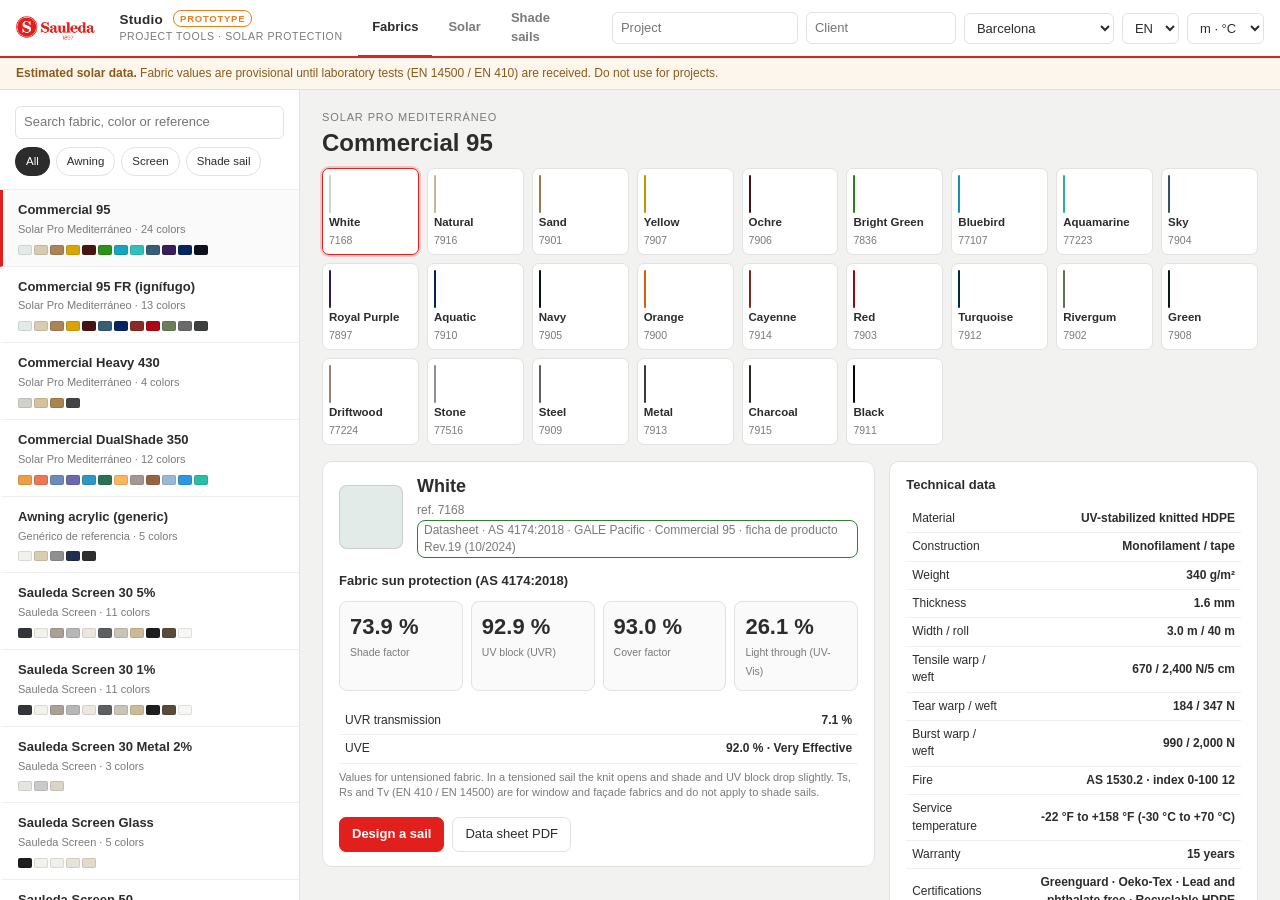
<file: index.html>
<!doctype html>
<html lang="es">
<head>
<meta charset="utf-8">
<meta name="viewport" content="width=device-width, initial-scale=1">
<title>Sauleda Studio</title>
<link rel="icon" href="assets/logo-s.png">
<link rel="stylesheet" href="css/base.css">
<link rel="stylesheet" href="css/tejidos.css">
<link rel="stylesheet" href="css/solar.css">
<link rel="stylesheet" href="css/velas.css">
<script type="importmap">
{ "imports": {
  "three": "https://cdn.jsdelivr.net/npm/three@0.169.0/build/three.module.js",
  "three/addons/": "https://cdn.jsdelivr.net/npm/three@0.169.0/examples/jsm/"
} }
</script>
</head>
<body>
<header class="shell">
  <a class="brand" href="#/tejidos">
    <img src="assets/logo-sauleda.png" alt="Sauleda">
    <span class="sep"></span>
    <span class="app"><b>Studio <em class="badge" data-i18n="badge">prototipo</em></b><span data-i18n="tagline"></span></span>
  </a>
  <nav class="modnav">
    <a href="#/tejidos" data-route="tejidos" data-i18n="nav.tejidos">Tejidos</a>
    <a href="#/solar" data-route="solar" data-i18n="nav.solar">Solar</a>
    <a href="#/velas" data-route="velas" data-i18n="nav.velas">Velas</a>
  </nav>
  <div class="projbar">
    <input id="proj-name" data-i18n-ph="ph.project">
    <input id="proj-client" data-i18n-ph="ph.client">
    <select id="proj-city" data-i18n-title="title.city"></select>
    <select id="lang" aria-label="Idioma / Language"><option value="es">ES</option><option value="en">EN</option></select>
    <select id="unit-sys" aria-label="Unidades / Units"><option value="metric">m · °C</option><option value="imperial">ft · °F</option></select>
  </div>
</header>
<div id="est-banner" class="banner" hidden><b data-i18n="banner.title"></b> <span data-i18n="banner.text"></span></div>

<div class="views">
<section class="view v-tejidos" data-view="tejidos">
  <aside class="side">
    <section>
      <input id="c-search" type="search" data-i18n-ph="c.search">
      <div class="row" id="c-uses">
        <button class="chip on" data-use="" data-i18n="c.all"></button>
        <button class="chip" data-use="toldo" data-i18n="c.use.toldo"></button>
        <button class="chip" data-use="screen" data-i18n="c.use.screen"></button>
        <button class="chip" data-use="velas" data-i18n="c.use.velas"></button>
      </div>
    </section>
    <nav id="c-families" class="famlist"></nav>
  </aside>
  <section class="c-main">
    <div id="c-ficha"></div>
    <div class="panel" id="c-compare"></div>
  </section>
</section>

<section class="view v-solar" data-view="solar">
  <aside class="side">
    <section>
      <h3 data-i18n="s.sec1">1 · Orientación</h3>
      <p class="hint" id="s-city"></p>
      <div class="grid2">
        <label><span data-i18n="s.orient">Orientación de la ventana</span><select id="orient"></select></label>
        <label><span data-i18n="s.az">Acimut (°, N = 0)</span><input id="wallAz" type="number" min="0" max="359" step="1"></label>
      </div>
    </section>
    <section>
      <h3 data-i18n="s.sec2">2 · Ventana y vidrio</h3>
      <div class="grid3">
        <label><span data-i18n="s.winW"></span> <span data-unit="len"></span><input id="winW" type="number" step="0.1" min="0.3" value="3"></label>
        <label><span data-i18n="s.winH"></span> <span data-unit="len"></span><input id="winH" type="number" step="0.1" min="0.3" value="2.2"></label>
        <label><span data-i18n="s.frame">Marco (%)</span><input id="frame" type="number" step="1" min="0" max="60" value="15"></label>
      </div>
      <label><span data-i18n="s.glass">Vidrio</span><select id="glass"></select></label>
      <div class="grid3">
        <label>g<input id="g" type="number" step="0.01" min="0.1" max="0.9"></label>
        <label>U <span data-unit="U"></span><input id="U" type="number" step="0.1" min="0.5" max="6"></label>
        <label>Tv<input id="TvG" type="number" step="0.01" min="0" max="1"></label>
      </div>
    </section>
    <section>
      <h3 data-i18n="s.sec3">3 · Sala</h3>
      <div class="grid2">
        <label><span data-i18n="s.use">Uso</span><select id="use"></select></label>
        <label><span data-i18n="s.inertia">Inercia</span><select id="inertia"></select></label>
        <label><span data-i18n="s.Af"></span> <span data-unit="area"></span><input id="Af" type="number" step="1" min="4" value="25"></label>
        <label><span data-i18n="s.height"></span> <span data-unit="len"></span><input id="height" type="number" step="0.1" min="2" value="2.8"></label>
        <label><span data-i18n="s.facadeW"></span> <span data-unit="len"></span><input id="facadeW" type="number" step="0.1" min="1" value="5"></label>
        <label><span data-i18n="s.Uwall"></span> <span data-unit="U"></span><input id="Uwall" type="number" step="0.05" min="0.1" value="0.5"></label>
        <label><span data-i18n="s.ach">Ventilación (ren/h)</span><input id="ach" type="number" step="0.1" min="0.1" value="0.6"></label>
      </div>
      <p class="hint" data-i18n="s.roomNote"></p>
    </section>
    <section>
      <h3 data-i18n="s.sec4">4 · Protección solar</h3>
      <label><span data-i18n="s.type">Tipo</span><select id="type"></select></label>
      <div id="awning" class="grid3">
        <label><span data-i18n="s.L"></span> <span data-unit="len"></span><input id="L" type="number" step="0.1" min="0.3" value="1.5"></label>
        <label><span data-i18n="s.beta">Inclinación (°)</span><input id="beta" type="number" step="1" min="0" max="85" value="25"></label>
        <label data-i18n-title="s.aTitle"><span data-i18n="s.a"></span> <span data-unit="len"></span><input id="a" type="number" step="0.05" min="0" value="0.2"></label>
      </div>
      <div class="grid2">
        <label><span data-i18n="s.control">Maniobra</span>
          <select id="control">
            <option value="auto" data-i18n="s.ctl.auto"></option>
            <option value="verano" data-i18n="s.ctl.verano"></option>
            <option value="siempre" data-i18n="s.ctl.siempre"></option>
          </select>
        </label>
        <label id="thr-wrap"><span data-i18n="s.thr"></span> <span data-unit="irr"></span><input id="threshold" type="number" step="10" min="0" value="150"></label>
      </div>
    </section>
    <section>
      <h3 data-i18n="s.sec5">5 · Tejidos a comparar</h3>
      <div class="fab" data-opt="A">
        <div class="fab-head"><span class="sw" id="swA"></span><b data-i18n="s.optA">Opción A</b><span class="est" id="estA" data-i18n="est" hidden></span></div>
        <select id="fabA"></select>
        <div class="grid3">
          <label>Ts<input id="TsA" type="number" step="0.01" min="0" max="1"></label>
          <label>Rs<input id="RsA" type="number" step="0.01" min="0" max="1"></label>
          <label>Tv<input id="TvA" type="number" step="0.01" min="0" max="1"></label>
        </div>
      </div>
      <div class="fab" data-opt="B">
        <div class="fab-head"><span class="sw" id="swB"></span><b data-i18n="s.optB">Opción B</b><span class="est" id="estB" data-i18n="est" hidden></span></div>
        <select id="fabB"></select>
        <div class="grid3">
          <label>Ts<input id="TsB" type="number" step="0.01" min="0" max="1"></label>
          <label>Rs<input id="RsB" type="number" step="0.01" min="0" max="1"></label>
          <label>Tv<input id="TvB" type="number" step="0.01" min="0" max="1"></label>
        </div>
      </div>
    </section>
    <section>
      <h3 data-i18n="s.sec6">6 · Energía</h3>
      <div class="grid3">
        <label><span data-i18n="s.price"></span> <span data-unit="price"></span><input id="price" type="number" step="0.01" min="0" value="0.20"></label>
        <label><span data-i18n="s.seer"></span> <span data-unit="seer"></span><input id="seer" type="number" step="0.1" min="1" value="3.5"></label>
        <label><span data-i18n="s.cop"></span> <span data-unit="hspf"></span><input id="cop" type="number" step="0.1" min="0.8" value="3.0"></label>
      </div>
    </section>
  </aside>

  <section class="results">
    <div class="print-head">
      <img src="assets/logo-sauleda.png" alt="Sauleda">
      <div><b id="ph-name"></b><span id="ph-meta"></span></div>
    </div>
    <div class="res-top">
      <div id="status" class="status"></div>
      <button id="btn-print" class="primary" data-i18n="s.print">Informe PDF</button>
    </div>
    <p id="headline" class="headline"></p>
    <div id="cards" class="cards"></div>
    <div class="panel">
      <h4><span data-i18n="s.monthTitle"></span> <small data-i18n="s.monthUnit"></small></h4>
      <div id="chart-month" class="chart"></div>
    </div>
    <div class="panel">
      <h4><span data-i18n="s.dayTitle"></span> <small id="hotday-label"></small></h4>
      <div id="chart-day" class="chart"></div>
    </div>
    <div class="panel method">
      <h4 data-i18n="s.method"></h4>
      <ul>
        <li data-i18n="s.m1"></li><li data-i18n="s.m2"></li><li data-i18n="s.m3"></li><li data-i18n="s.m4"></li>
      </ul>
      <p class="hint" data-i18n="s.disclaimer"></p>
    </div>
  </section>
</section>

<section class="view v-velas" data-view="velas">
  <!-- ============ PANEL DE ENTRADA ============ -->
  <aside class="side left">
    <section class="vtools">
      <button id="btn-calc" class="primary"><span data-i18n="v.btnCalc">Calcular vela</span></button>
      <button id="btn-save"><span data-i18n="v.save">Guardar</span></button>
      <label class="file"><span data-i18n="v.open">Abrir</span><input id="file-open" type="file" accept=".json" hidden></label>
    </section>
    <section>
      <h3><span data-i18n="v.sec1">1 · Obra</span></h3>
      <div class="grid2">
        <label><span data-i18n="v.npoints">Puntos de anclaje</span><select id="npoints">
            <option>3</option><option selected>4</option><option>5</option>
            <option>6</option><option>7</option><option>8</option>
          </select>
        </label>
        <label><span data-i18n="v.units">Unidades</span><select id="units"><option value="mm" selected>mm</option><option value="cm">cm</option><option value="in" data-i18n="v.inches">pulgadas</option></select>
        </label>
      </div>
      <label><span data-i18n="v.mode">Las medidas tomadas son</span><select id="mode">
          <option value="plan" data-i18n="v.modePlan">proyección en planta (suelo)</option>
          <option value="slope" selected data-i18n="v.modeSlope">distancia real entre anclajes (3D)</option>
        </select>
      </label>
      <div id="dims-diagram" class="dims-diagram" aria-hidden="true"></div>
      <div id="dims" class="dims"></div>
      <p class="hint" id="dims-hint"></p>
      <div id="dims-check"></div>
      <button id="btn-sheet" class="chip"><span data-i18n="v.measureSheet">🖨 Hoja de medidas para el instalador</span></button>
    </section>

    <section>
      <h3><span data-i18n="v.sec2">2 · Alturas y forma</span></h3>
      <div id="heights" class="dims"></div>
      <p class="hint"><span data-i18n="v.heightsHint"></span></p>
      <div class="row">
        <button id="wiz-hypar" class="chip"><span data-i18n="v.hypar">Torsión hypar</span></button>
        <button id="wiz-slope" class="chip"><span data-i18n="v.slope">Pendiente 20 %</span></button>
        <button id="wiz-flat" class="chip"><span data-i18n="v.flat">Igualar</span></button>
      </div>
    </section>

    <section>
      <h3><span data-i18n="v.sec3">3 · Tejido</span></h3>
      <label><span data-i18n="v.material">Material</span><select id="fabric"></select></label>
      <div class="grid2">
        <label><span data-i18n="v.rollw">Ancho de rollo (mm)</span><input id="rollw" type="number" step="10"></label>
        </div>
      <label><span data-i18n="v.pretension">Pretensado al marcar el patrón</span><select id="pretension"><option value="low" data-i18n="v.low">baja</option><option value="std" selected data-i18n="v.std">pretensado</option></select>
      </label>
      <p class="hint" id="pre-hint"></p>
      <p class="hint" id="fabric-hint"></p>
    </section>

    <section>
      <h3><span data-i18n="v.sec4">4 · Confección</span></h3>
      <div class="grid2">
        <label><span data-i18n="v.hem">Dobladillo perimetral (mm)</span><input id="hem" type="number" value="50" step="5"></label>
        <label><span data-i18n="v.seam">Margen de costura (mm)</span><input id="seam" type="number" value="20" step="5"></label>
      </div>
      <div class="grid2">
        <label><span data-i18n="v.warp">Compensación urdimbre (%)</span><input id="warp-pct" type="number" step="0.05"></label>
        <label><span data-i18n="v.weft">Compensación trama (%)</span><input id="weft-pct" type="number" step="0.05"></label>
      </div>
      <p class="hint" id="comp-hint"></p>
      <p class="hint"><span data-i18n="v.seamRule">Costuras: centradas y perpendiculares al lado más largo; en velas hypar, siguiendo la torsión. La costura hace de refuerzo y el tejido trabaja a favor del rollo.</span></p>
      <label class="check"><input id="curve-auto" type="checkbox" checked> <span data-i18n="v.curve">Curvatura de borde automática según el tamaño</span></label>
      <div id="curves" class="dims small"></div>
      <p class="hint"><span data-i18n="v.curveHint"></span></p>
      <label><span data-i18n="v.hardware">Deducción de herrajes en esquina (mm)</span><input id="hardware" type="number" value="250" step="10"></label>
      <div id="hardwares" class="dims small"></div>
    </section>

  </aside>

  <!-- ============ ZONA CENTRAL ============ -->
  <section class="stage">
    <nav class="tabs">
      <button data-tab="v3d" class="active"><span data-i18n="v.t3d">Vista 3D</span></button>
      <button data-tab="plan"><span data-i18n="v.tPlan">Planta</span></button>
      <button data-tab="cut"><span data-i18n="v.tCut">Plano de corte</span></button>
      <button data-tab="report"><span data-i18n="v.tReport">Informe</span></button>
    </nav>

    <div class="panes">
      <div class="pane active" id="pane-v3d">
        <div id="viewer"></div>
        <div class="overlay-controls">
          <label class="ov">Color <span id="color-dot" class="swatch"></span><select id="sail-color"></select></label>
          <label class="ov"><span data-i18n="v.poles">Postes</span><select id="pole-color">
            <option value="#8d949c" data-i18n="v.galv">galvanizado</option><option value="#1b1d20" data-i18n="v.black">negro</option>
            <option value="#e8e8e8" data-i18n="v.white">blanco</option><option value="#5a5f66" data-i18n="v.anthracite">antracita</option></select></label>
          <label class="ov"><span data-i18n="v.tilt">Inclinación</span><select id="pole-tilt">
            <option value="10" selected data-i18n="v.tiltO">10° hacia fuera</option><option value="0" data-i18n="v.tiltV">verticales</option></select></label>
          <label class="ov"><span data-i18n="v.seams">Costuras</span><input id="show-seams" type="checkbox" checked></label>
          <label class="ov"><span data-i18n="v.shadow">Sombra</span><input id="show-shadow" type="checkbox" checked></label>
          <span class="sep"></span>
          <label class="ov file" style="padding:4px 9px"><span data-i18n="v.photo">📷 Foto del cliente</span><input id="bg-photo" type="file" accept="image/*" hidden></label>
          <button id="clear-photo" class="ov" style="padding:4px 9px"><span data-i18n="v.remove">Quitar</span></button>
          <label class="ov" id="fov-wrap"><span data-i18n="v.fov">Perspectiva</span><input id="fov" type="range" min="18" max="75" value="40"><span id="fov-lbl">40°</span></label>
          <button id="snap" class="ov" style="padding:4px 9px"><span data-i18n="v.snap">⤓ Guardar montaje</span></button>
        </div>
        <div id="photo-tip" class="photo-tip" hidden>
          <span><b data-i18n="v.tip1">Encaja la vela en la foto:</b> <span data-i18n="v.tip2"></span></span>
          <button id="photo-tip-close"><span data-i18n="v.gotit">Entendido</span></button>
        </div>
        <div class="sun-bar">
          <label>Lat <input id="lat" type="number" value="41.39" step="0.01"></label>
          <label>Lon <input id="lon" type="number" value="2.16" step="0.01"></label>
          <label><span data-i18n="v.date">Fecha</span><input id="sun-date" type="date"></label>
          <label><span data-i18n="v.time">Hora</span><input id="sun-time" type="range" min="0" max="1439" value="780"><span id="sun-time-lbl">13:00</span></label>
          <label><span data-i18n="v.north">Norte</span><input id="north" type="range" min="0" max="359" value="0"><span id="north-lbl">0°</span></label>
          <button id="sun-play" class="chip"><span data-i18n="v.play">▶ Día</span></button>
          <span id="sun-info" class="hint"></span>
        </div>
      </div>
      <div class="pane" id="pane-plan"><canvas id="c-plan"></canvas></div>
      <div class="pane" id="pane-cut">
        <canvas id="c-cut"></canvas>
        <div class="overlay-controls"><span id="cut-info" class="hint"></span></div>
      </div>
      <div class="pane" id="pane-report"><div id="report" class="report"></div></div>
    </div>
  </section>

  <!-- ============ RESULTADOS ============ -->
  <aside class="side right">
    <section>
      <h3><span data-i18n="v.results">Resultados</span></h3>
      <div id="kpis" class="kpis"></div>
      <p class="hint" id="solar-note"></p>
      <div id="alerts"></div>
      <p class="hint"><span data-i18n="vj.fixNote"></span></p>
    </section>
    <section>
      <h3><span data-i18n="v.edges">Bordes de tela</span></h3>
      <div id="edges-table"></div>
    </section>
    <section>
      <h3><span data-i18n="v.panels">Paños</span></h3>
      <div id="panels-table"></div>
    </section>
    <section>
      <h3><span data-i18n="v.export">Exportar</span></h3>
      <div class="exports">
        <button id="x-dxf-cut"><span data-i18n="v.xCut">DXF plano de corte</span></button>
        <button id="x-dxf-plan"><span data-i18n="v.xPlan">DXF planta técnica</span></button>
        <button id="x-csv"><span data-i18n="v.xCsv">CSV de fabricación</span></button>
        <button id="x-print"><span data-i18n="v.xPrint">Propuesta imprimible</span></button>
      </div>
      <p class="hint"><span data-i18n="v.dxfNote">Los DXF salen en milímetros, por capas (CORTE, COSTURA, MARCAS, ROLLO).</span></p>
    </section>
  </aside>
  <div id="busy" class="busy" hidden><div class="spin"></div><span><span data-i18n="v.busy">Calculando membrana y patrones…</span></span></div>
</section>
</div>

<div id="boot" class="boot">Sauleda Studio…</div>
<script type="module" src="js/app.js"></script>
</body>
</html>
</file>
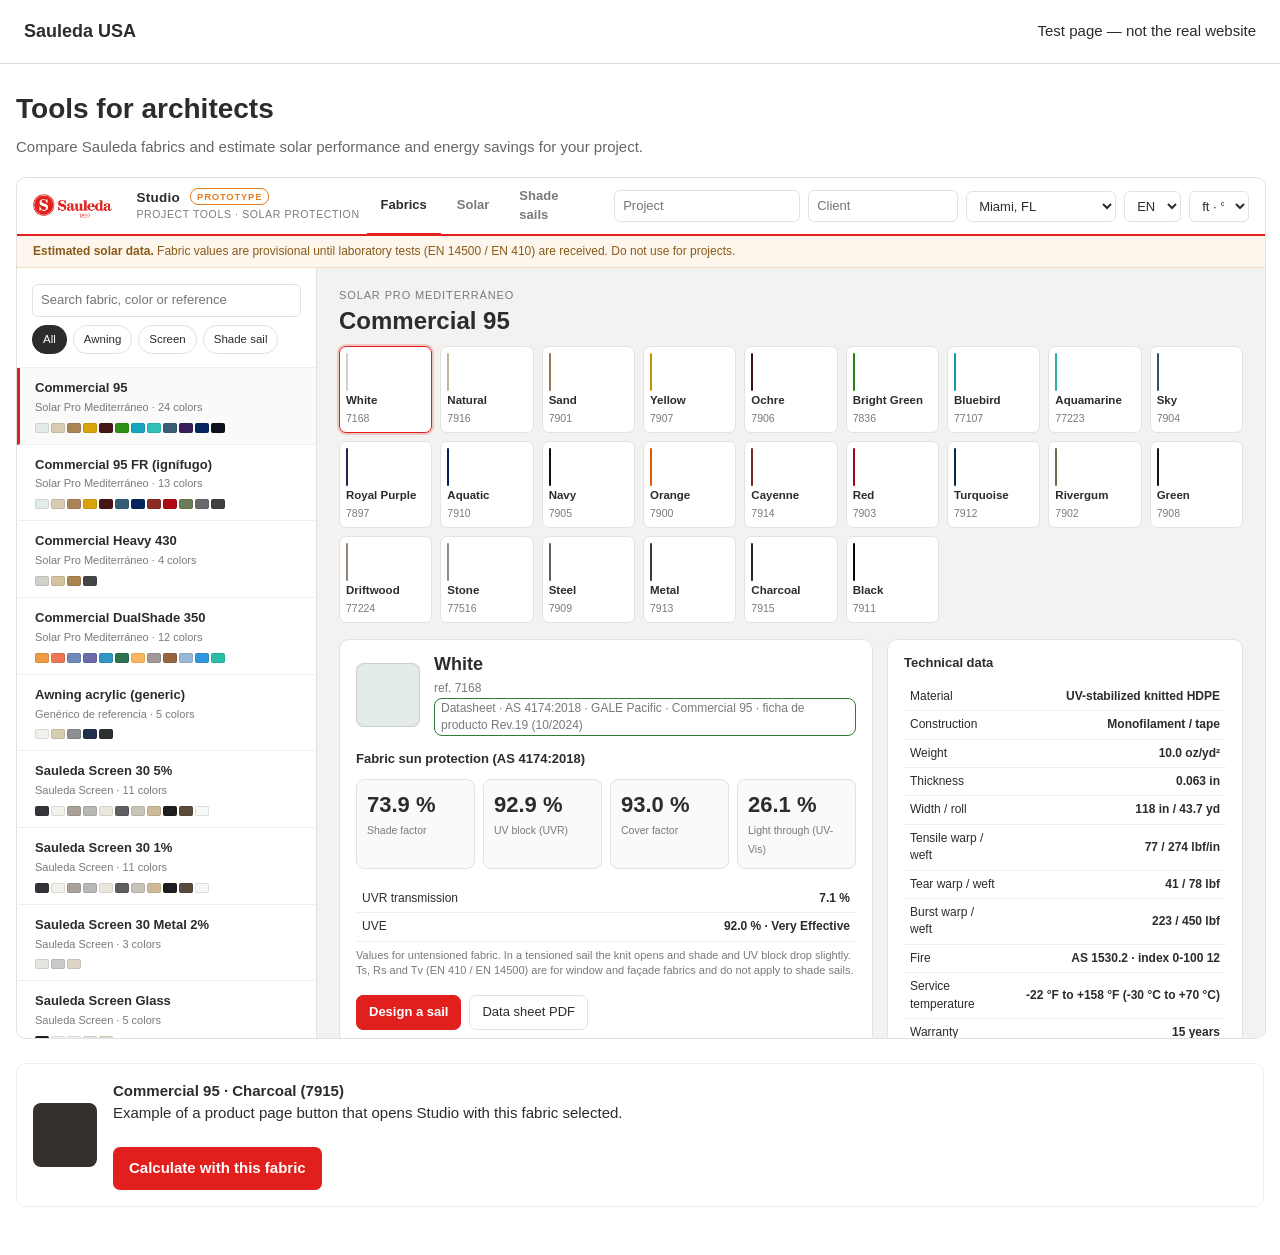
<file: embed-demo.html>
<!doctype html>
<html lang="en">
<head>
<meta charset="utf-8">
<meta name="viewport" content="width=device-width, initial-scale=1">
<title>Sauleda Studio · embed test</title>
<style>
  body{margin:0; font:15px/1.5 "Helvetica Neue",Arial,sans-serif; color:#2C2C2C; background:#fff}
  .site-head{padding:18px 24px; border-bottom:1px solid #ddd; display:flex; justify-content:space-between; align-items:center}
  .site-head b{font-size:18px}
  main{max-width:1280px; margin:0 auto; padding:24px 16px}
  h1{font-size:28px; margin:0 0 6px}
  p{color:#666; margin:0 0 18px}
  .studio-embed{width:100%; height:860px; border:1px solid #e2e2e2; border-radius:10px; display:block}
  .btn{display:inline-block; background:#E11F1C; color:#fff; padding:10px 16px; border-radius:7px; text-decoration:none; font-weight:600}
  .product{display:flex; gap:16px; align-items:center; border:1px solid #eee; border-radius:10px; padding:16px; margin:24px 0}
  .product i{width:64px; height:64px; border-radius:8px; background:#34312D; flex:none}
</style>
</head>
<body>
<!-- Página de prueba: simula una página de la web de Sauleda USA con Studio incrustado. -->
<header class="site-head"><b>Sauleda USA</b><span>Test page — not the real website</span></header>
<main>
  <h1>Tools for architects</h1>
  <p>Compare Sauleda fabrics and estimate solar performance and energy savings for your project.</p>

  <iframe class="studio-embed" src="./?market=us#/tejidos" title="Sauleda Studio" loading="lazy" allow="fullscreen"></iframe>

  <div class="product">
    <i></i>
    <div>
      <b>Commercial 95 · Charcoal (7915)</b><br>
      <span>Example of a product page button that opens Studio with this fabric selected.</span><br><br>
      <a class="btn" href="./?market=us#/solar?tejido=7915" target="_blank" rel="noopener">Calculate with this fabric</a>
    </div>
  </div>
</main>
</body>
</html>
</file>
<file: css/base.css>
/* base.css — marca, cabecera común, controles y maquetación de las vistas. */
:root{
  --red:#E11F1C; --red-dark:#B8110F; --ink:#2C2C2C; --muted:#7A7A7A;
  --bg:#F2F2F0; --panel:#FFFFFF; --line:#E2E2E2; --line2:#EFEFEF;
  --stage:#23262b; --ok:#2E7D32; --warn:#E67E22; --bad:#C8102E; --navy:#1F3A5F; --base:#9AA0A6;
  --r:10px;
  --font:"Helvetica Neue",-apple-system,BlinkMacSystemFont,"Segoe UI",Calibri,Arial,sans-serif;
  --display:"Arial Black","Helvetica Neue",Impact,var(--font);
}
*{box-sizing:border-box}
html,body{height:100%;margin:0}
body{background:var(--bg); color:var(--ink); font:13px/1.45 var(--font); display:flex; flex-direction:column; height:100vh; overflow:hidden}
[hidden]{display:none!important}

/* ---------------------------------- cabecera ---------------------------------- */
header.shell{
  display:flex; align-items:center; gap:18px; padding:0 16px; min-height:58px; flex:none;
  background:#fff; border-bottom:2px solid var(--red); z-index:5;
}
.brand{display:flex; align-items:center; gap:12px; min-width:0; color:inherit; text-decoration:none}
.brand img{height:30px; width:auto; display:block}
.brand .sep{width:1px; height:26px; background:var(--line)}
.brand .app{line-height:1.15; white-space:nowrap}
.brand .app b{display:block; font:600 13.5px/1.2 var(--font); letter-spacing:.02em}
.brand .app span{color:var(--muted); font-size:10.5px; letter-spacing:.06em; text-transform:uppercase}
.badge{font:600 9.5px/1 var(--font); font-style:normal; letter-spacing:.08em; text-transform:uppercase; color:var(--warn); border:1px solid var(--warn); border-radius:8px; padding:2px 6px; margin-left:6px; vertical-align:2px}
.modnav{display:flex; gap:2px; align-self:stretch}
.modnav a{display:flex; align-items:center; padding:0 14px; color:var(--muted); text-decoration:none; font-weight:600; border-bottom:3px solid transparent; margin-bottom:-2px}
.modnav a:hover{color:var(--ink)}
.modnav a.on{color:var(--ink); border-bottom-color:var(--red)}
.projbar{display:flex; gap:8px; align-items:center; margin-left:auto; min-width:0}
.projbar input,.projbar select{margin:0}
#proj-name{width:190px} #proj-client{width:150px} #proj-city{width:150px} #lang{width:62px}

.banner{flex:none; padding:7px 16px; font-size:12px; background:#FDF6EC; color:#8a5a1a; border-bottom:1px solid #F3DDBE}
.banner.err{background:#FCEEEE; color:#8c1119; border-color:#F2C9CC}
.boot{position:fixed; inset:0; display:grid; place-content:center; background:var(--bg); color:var(--muted); z-index:20}

/* ---------------------------------- controles --------------------------------- */
button,.btn{font:inherit; cursor:pointer; border-radius:7px; border:1px solid var(--line); background:#fff; color:var(--ink); padding:7px 12px; white-space:nowrap; text-decoration:none; display:inline-block}
button:hover,.btn:hover{border-color:#c9c9c9; background:#fafafa}
button.primary,.btn.primary{background:var(--red); border-color:var(--red); color:#fff; font-weight:600}
button.primary:hover,.btn.primary:hover{background:var(--red-dark); border-color:var(--red-dark)}
label{display:block; margin-bottom:9px; color:var(--muted); font-size:11.5px}
label.file{display:inline-block; padding:7px 12px; border:1px solid var(--line); border-radius:7px; cursor:pointer; background:#fff; color:var(--ink); margin:0}
input,select{
  width:100%; margin-top:3px; padding:6px 8px; border-radius:6px; border:1px solid var(--line);
  background:#fff; color:var(--ink); font:inherit;
}
input:focus,select:focus{outline:none; border-color:var(--red); box-shadow:0 0 0 3px rgba(225,31,28,.10)}
input[type=range]{padding:0; border:0; accent-color:var(--red)}
input[type=checkbox]{width:auto; margin:0 0 0 4px; vertical-align:middle; accent-color:var(--red)}
h3{margin:0 0 10px; font:700 10.5px/1 var(--font); letter-spacing:.16em; text-transform:uppercase; color:var(--red)}
.grid2{display:grid; grid-template-columns:1fr 1fr; gap:0 10px}
.grid3{display:grid; grid-template-columns:repeat(3,1fr); gap:0 8px}
.row{display:flex; gap:6px; flex-wrap:wrap; margin-top:8px}
.chip{padding:5px 10px; font-size:11.5px; border-radius:14px}
.chip:hover{border-color:var(--red); color:var(--red)}
.chip.on{background:var(--ink); border-color:var(--ink); color:#fff}
.hint{color:var(--muted); font-size:11px; margin:6px 0 0}
.hint.prov{color:var(--warn)}
.est{display:inline-block; font-size:10px; font-weight:600; letter-spacing:.04em; text-transform:uppercase; color:var(--warn); border:1px solid var(--warn); border-radius:8px; padding:1px 6px; vertical-align:1px}
.lab{display:inline-block; font-size:10.5px; color:var(--ok); border:1px solid var(--ok); border-radius:8px; padding:1px 6px}
.panel{background:#fff; border:1px solid var(--line); border-radius:var(--r); padding:14px 16px; margin-bottom:14px}
.panel h4{margin:0 0 10px; font-size:13px}
.panel h4 small{color:var(--muted); font-weight:400; margin-left:6px}
.side{background:var(--panel); border-right:1px solid var(--line); overflow-y:auto}
.side section{padding:13px 15px; border-bottom:1px solid var(--line2)}

/* App independiente de velas (?app=velas): sin navegación entre módulos. */
.solo-velas .modnav{display:none}

/* ------------------------------------ vistas ---------------------------------- */
.views{flex:1; min-height:0; position:relative}
.view{display:none; height:100%}

@media (max-width:1080px){
  body{height:auto; min-height:100vh; overflow:auto}
  .views{flex:none}
  .view{height:auto}
  header.shell{flex-wrap:wrap; padding:8px 12px; gap:8px 14px}
  .modnav{order:3; width:100%; align-self:auto}
  .modnav a{padding:8px 12px}
  .projbar{margin-left:0; flex-wrap:wrap; width:100%}
  #proj-name,#proj-client{flex:1 1 140px; width:auto; min-width:0}
}
@media (max-width:560px){ .brand .app > span{display:none} }

@media print{
  @page{size:A4; margin:12mm}
  body{display:block; height:auto; overflow:visible; background:#fff}
  header.shell,.banner,.side,.view:not(.active){display:none!important}
  .views,.view{height:auto!important; overflow:visible!important}
}
</file>
<file: css/tejidos.css>
/* tejidos.css — módulo Tejidos: catálogo, ficha y comparador (todo bajo .v-tejidos). */
.v-tejidos.active{display:grid; grid-template-columns:300px minmax(0,1fr)}
.v-tejidos .famlist a{display:block; padding:11px 15px; border-bottom:1px solid var(--line2); cursor:pointer; color:inherit; text-decoration:none; border-left:3px solid transparent}
.v-tejidos .famlist a:hover{background:#FAFAFA}
.v-tejidos .famlist a.on{border-left-color:var(--red); background:#FAFAFA}
.v-tejidos .famlist b{display:block}
.v-tejidos .famlist span{color:var(--muted); font-size:11px}
.v-tejidos .strip{display:flex; gap:2px; margin-top:6px}
.v-tejidos .strip em{width:14px; height:10px; border-radius:2px; border:1px solid rgba(0,0,0,.1)}

.v-tejidos .c-main{padding:18px 22px 40px; overflow-y:auto; min-width:0}
.v-tejidos .fhead .range{color:var(--muted); font-size:11px; text-transform:uppercase; letter-spacing:.08em}
.v-tejidos .fhead h2{margin:2px 0 10px; font:700 24px/1.2 var(--font)}
.v-tejidos .swatches{display:grid; grid-template-columns:repeat(auto-fill,minmax(92px,1fr)); gap:8px; margin-bottom:16px}
.v-tejidos .swatches button{padding:6px; text-align:left; display:flex; flex-direction:column; gap:3px; white-space:normal}
.v-tejidos .swatches button.on{border-color:var(--red); box-shadow:0 0 0 2px rgba(225,31,28,.2)}
.v-tejidos .swatches i{display:block; height:38px; border-radius:5px; border:1px solid rgba(0,0,0,.1)}
.v-tejidos .swatches span{font-size:11.5px; font-weight:600; line-height:1.2}
.v-tejidos .swatches small{color:var(--muted); font-size:10.5px}

.v-tejidos .fgrid{display:grid; grid-template-columns:minmax(0,1.5fr) minmax(0,1fr); gap:14px; align-items:start}
.v-tejidos .chead{display:flex; gap:14px; align-items:center; margin-bottom:14px}
.v-tejidos .chead i.big{width:64px; height:64px; border-radius:8px; border:1px solid rgba(0,0,0,.12); flex:none}
.v-tejidos .chead h3{margin:0 0 3px; font:700 18px/1.2 var(--font); letter-spacing:0; text-transform:none; color:var(--ink)}
.v-tejidos .chead span{color:var(--muted); font-size:12px}
.v-tejidos .solar4{display:grid; grid-template-columns:repeat(4,1fr); gap:8px; margin-bottom:16px}
.v-tejidos .solar4 div{background:#FAFAFA; border:1px solid var(--line); border-radius:8px; padding:9px 10px}
.v-tejidos .solar4 b{display:block; font-size:22px; font-variant-numeric:tabular-nums}
.v-tejidos .solar4 span{color:var(--muted); font-size:10.5px}
.v-tejidos table{width:100%; border-collapse:collapse; font-size:12px}
.v-tejidos td,.v-tejidos th{padding:5px 6px; border-bottom:1px solid var(--line2); text-align:right; font-variant-numeric:tabular-nums}
.v-tejidos td:first-child,.v-tejidos th:first-child{text-align:left}
.v-tejidos th{font-size:11px; color:var(--muted); font-weight:600}
.v-tejidos td small{color:var(--muted); margin-left:6px}
.v-tejidos table.kv td:last-child{font-weight:600}
.v-tejidos .cl{display:inline-block; min-width:20px; text-align:center; border-radius:9px; font-size:11px; font-weight:700; padding:1px 6px; background:var(--bg)}
.v-tejidos .cl.c3,.v-tejidos .cl.c4{background:#E8F3E8; color:var(--ok)}
.v-tejidos .cl.c2{background:#F2F6E6; color:#5B7A1E}
.v-tejidos .actions{display:flex; gap:8px; flex-wrap:wrap; margin-top:16px}

.v-tejidos .cmp-head{display:flex; justify-content:space-between; align-items:center; gap:10px; flex-wrap:wrap; margin-bottom:8px}
.v-tejidos .cmp-head h4{margin:0}
.v-tejidos .cmp-head div{display:flex; gap:6px}
.v-tejidos .cmp-scroll{overflow-x:auto}
.v-tejidos table.cmp th{text-align:right; color:var(--ink); font-size:12px; white-space:nowrap}
.v-tejidos table.cmp th i{display:inline-block; width:12px; height:12px; border-radius:3px; border:1px solid rgba(0,0,0,.15); margin-right:6px; vertical-align:-1px}
.v-tejidos table.cmp .x{padding:0 6px; margin-left:4px; font-size:12px; line-height:18px}

@media (max-width:1080px){
  .v-tejidos.active{display:block}
  .v-tejidos .side{border-right:0; border-bottom:1px solid var(--line); max-height:none}
  .v-tejidos .famlist{display:grid; grid-template-columns:repeat(auto-fill,minmax(220px,1fr))}
  .v-tejidos .c-main{padding:16px; overflow:visible}
  .v-tejidos .fgrid{grid-template-columns:1fr}
}
@media (max-width:560px){ .v-tejidos .solar4{grid-template-columns:repeat(2,1fr)} }
@media print{
  .v-tejidos.active{display:block}
  .v-tejidos .c-main{padding:0}
  .v-tejidos .actions,.v-tejidos .cmp-head button,.v-tejidos .x{display:none}
  .v-tejidos .panel{break-inside:avoid}
}
</file>
<file: css/solar.css>
/* solar.css — módulo Solar (todo bajo .v-solar). */
.v-solar.active{display:grid; grid-template-columns:330px minmax(0,1fr)}
.v-solar .results{padding:18px 22px 40px; min-width:0; overflow-y:auto}
.v-solar .fab{border:1px solid var(--line2); border-radius:8px; padding:9px 10px 0; margin-bottom:9px}
.v-solar .fab > select{margin:0 0 8px}
.v-solar .fab-head{display:flex; align-items:center; gap:8px; margin-bottom:6px}
.v-solar .fab-head .est{margin-left:auto}
.v-solar .sw{width:16px; height:16px; border-radius:4px; border:1px solid rgba(0,0,0,.15); flex:none; display:inline-block}
.v-solar .fab[data-opt=A] .fab-head b{color:var(--red)}
.v-solar .fab[data-opt=B] .fab-head b{color:var(--navy)}

.v-solar .res-top{display:flex; align-items:center; gap:12px; margin-bottom:6px}
.v-solar .status{color:var(--muted); font-size:12px; flex:1}
.v-solar .status.err{color:var(--red)}
.v-solar .headline{font-size:17px; line-height:1.45; margin:0 0 16px; max-width:900px}
.v-solar .headline b{color:var(--red)}
.v-solar .cards{display:grid; grid-template-columns:repeat(3,minmax(0,1fr)); gap:12px; margin-bottom:14px}
.v-solar .card{background:#fff; border:1px solid var(--line); border-radius:var(--r); padding:14px 15px; border-top:4px solid var(--base)}
.v-solar .card.A{border-top-color:var(--red)} .v-solar .card.B{border-top-color:var(--navy)}
.v-solar .card .ttl{display:flex; align-items:center; gap:8px; font-weight:600; margin-bottom:2px}
.v-solar .card .sub{color:var(--muted); font-size:11px; margin-bottom:10px; min-height:16px}
.v-solar .card .big{display:flex; gap:16px; margin-bottom:10px}
.v-solar .card .big div{line-height:1.1}
.v-solar .card .big b{display:block; font-size:24px; font-weight:700}
.v-solar .card .big span{color:var(--muted); font-size:10.5px; text-transform:uppercase; letter-spacing:.05em}
.v-solar .card table{width:100%; border-collapse:collapse; font-size:12px}
.v-solar .card td{padding:4px 0; border-top:1px solid var(--line2)}
.v-solar .card td:last-child{text-align:right; font-variant-numeric:tabular-nums; font-weight:600}
.v-solar .card .save{color:var(--ok); font-weight:600}
.v-solar .card .warn{color:var(--warn); font-size:11px; margin-top:8px}
.v-solar .cls{display:inline-block; padding:2px 7px; border-radius:10px; background:var(--bg); font-size:11px; margin-bottom:8px}
.v-solar .chart svg{width:100%; height:auto; display:block}
.v-solar .chart text{font:11px var(--font); fill:var(--muted)}
.v-solar .legend{display:flex; gap:14px; flex-wrap:wrap; font-size:11.5px; color:var(--muted); margin-top:6px}
.v-solar .legend i{display:inline-block; width:12px; height:3px; vertical-align:middle; margin-right:5px}
.v-solar .method ul{margin:0; padding-left:18px} .v-solar .method li{margin-bottom:4px}
.v-solar .print-head{display:none}

@media (max-width:1300px){ .v-solar .cards{grid-template-columns:1fr} }
@media (max-width:1080px){
  .v-solar.active{display:block}
  .v-solar .side{border-right:0; border-bottom:1px solid var(--line)}
  .v-solar .results{padding:16px; overflow:visible}
}
@media print{
  .v-solar.active{display:block}
  .v-solar #btn-print,.v-solar .status{display:none}
  .v-solar .results{padding:0}
  .v-solar .print-head{display:flex; align-items:center; gap:14px; border-bottom:2px solid var(--red); padding-bottom:8px; margin-bottom:14px}
  .v-solar .print-head img{height:28px}
  .v-solar .print-head b{display:block; font-size:15px}
  .v-solar .print-head span{color:var(--muted); font-size:11px}
  .v-solar .cards{grid-template-columns:repeat(3,1fr)}
  .v-solar .card,.v-solar .panel{break-inside:avoid}
}
</file>
<file: css/velas.css>
/* velas.css — módulo Velas (antes Shade Studio), todo bajo .v-velas. */
.v-velas.active{display:grid; grid-template-columns:300px minmax(0,1fr) 328px}
.v-velas .side.right{border-right:0; border-left:1px solid var(--line)}
.v-velas .vtools{display:flex; gap:6px; flex-wrap:wrap; align-items:center}
.v-velas .dims{display:grid; grid-template-columns:repeat(2,1fr); gap:0 10px}
.v-velas .dims.small{grid-template-columns:repeat(4,1fr); gap:0 6px; margin-top:6px}
.v-velas .dims.small label{font-size:10.5px}

.v-velas .stage{display:flex; flex-direction:column; min-width:0; background:var(--bg)}
.v-velas .tabs{display:flex; gap:3px; padding:9px 12px 0}
.v-velas .tabs button{border:1px solid transparent; border-bottom:0; border-radius:7px 7px 0 0; background:transparent; color:var(--muted); padding:8px 15px}
.v-velas .tabs button:hover{color:var(--ink); background:#fff}
.v-velas .tabs button.active{background:#fff; color:var(--ink); border-color:var(--line); font-weight:600; box-shadow:inset 0 3px 0 var(--red)}
.v-velas .panes{flex:1; position:relative; min-height:0; background:#fff; border-top:1px solid var(--line)}
.v-velas .pane{position:absolute; inset:0; display:none}
.v-velas .pane.active{display:block}
.v-velas #viewer{position:absolute; inset:0; background:var(--stage)}
.v-velas canvas{display:block; width:100%; height:100%}

.v-velas .overlay-controls{
  position:absolute; top:12px; left:12px; display:flex; gap:7px; flex-wrap:wrap; align-items:center;
  background:rgba(255,255,255,.94); backdrop-filter:blur(8px); border:1px solid var(--line);
  border-radius:9px; padding:7px 9px; box-shadow:0 2px 10px rgba(0,0,0,.10);
}
.v-velas .ov{display:flex; align-items:center; gap:5px; margin:0; font-size:11px; color:var(--muted)}
.v-velas .ov select,.v-velas .ov input[type=range]{width:auto; margin:0; padding:3px 6px}
.v-velas .ov input[type=range]{width:96px}
.v-velas .photo-tip{
  position:absolute; top:64px; left:12px; right:12px; max-width:640px;
  background:rgba(255,255,255,.96); border:1px solid var(--line); border-left:3px solid var(--red);
  border-radius:9px; padding:9px 12px; font-size:11.5px; color:var(--ink);
  box-shadow:0 2px 10px rgba(0,0,0,.12); display:flex; gap:10px; align-items:center;
}
.v-velas .photo-tip button{padding:4px 10px; font-size:11px; margin-left:auto; white-space:nowrap}
.v-velas .sun-bar{
  position:absolute; left:12px; right:12px; bottom:12px; display:flex; gap:14px; align-items:center; flex-wrap:wrap;
  background:rgba(255,255,255,.94); backdrop-filter:blur(8px); border:1px solid var(--line);
  border-radius:9px; padding:8px 11px; box-shadow:0 2px 10px rgba(0,0,0,.10);
}
.v-velas .sun-bar label{display:flex; align-items:center; gap:6px; margin:0; font-size:11px}
.v-velas .sun-bar input[type=number]{width:74px; margin:0}
.v-velas .sun-bar input[type=date]{width:132px; margin:0}
.v-velas .sun-bar input[type=range]{width:140px}
.v-velas .swatch{width:13px; height:13px; border-radius:3px; border:1px solid rgba(0,0,0,.25); display:inline-block; vertical-align:-2px}

.v-velas .kpis{display:grid; grid-template-columns:1fr 1fr; gap:8px}
.v-velas .kpi{background:#FAFAFA; border:1px solid var(--line); border-radius:var(--r); padding:9px 11px}
.v-velas .kpi b{display:block; font:700 17px/1.2 var(--font); letter-spacing:-.2px}
.v-velas .kpi span{color:var(--muted); font-size:10px; text-transform:uppercase; letter-spacing:.08em}
.v-velas table{width:100%; border-collapse:collapse; font-size:11.5px}
.v-velas th,.v-velas td{padding:5px 6px; text-align:right; border-bottom:1px solid var(--line2)}
.v-velas th{color:#fff; background:var(--ink); font-weight:600; text-align:right}
.v-velas th:first-child,.v-velas td:first-child{text-align:left}
.v-velas tbody tr:nth-child(even){background:#FAFAFA}
.v-velas .alert{border-radius:7px; padding:8px 10px; margin-top:8px; font-size:11.5px; border-left:3px solid; background:#FAFAFA}
.v-velas .alert.warn{background:#FDF6EC; border-color:var(--warn); color:#8a5a1a}
.v-velas .alert.bad{background:#FCEEEE; border-color:var(--bad); color:#8c1119}
.v-velas .alert.ok{background:#F0F7F0; border-color:var(--ok); color:#25612a}
.v-velas .alert small{color:inherit; opacity:.8}
.v-velas .exports{display:grid; gap:6px}

.v-velas .report{padding:0; overflow-y:auto; height:100%; background:#fff}
.v-velas .sheet{max-width:900px; margin:0 auto; padding:30px 40px 60px}
.v-velas .rep-head{display:flex; align-items:flex-end; justify-content:space-between; border-bottom:3px solid var(--red); padding-bottom:12px; margin-bottom:18px}
.v-velas .rep-head img{height:38px}
.v-velas .rep-head .meta{text-align:right; color:var(--muted); font-size:11px; line-height:1.5}
.v-velas .report h1{font:700 26px/1.2 var(--display); margin:0 0 4px; color:var(--ink)}
.v-velas .report h2{font:700 12px/1 var(--display); letter-spacing:.12em; text-transform:uppercase; color:var(--red); margin:26px 0 8px}
.v-velas .report img.plate{width:100%; border:1px solid var(--line); border-radius:8px; margin-top:6px}
.v-velas .report ul{margin:6px 0 0 18px; padding:0}
.v-velas .report li{margin-bottom:4px; font-size:12px}
.v-velas .rep-foot{margin-top:26px; padding-top:12px; border-top:1px solid var(--line); color:var(--muted); font-size:10.5px}

.v-velas .busy{position:fixed; inset:0; display:grid; place-content:center; justify-items:center; gap:12px; background:rgba(255,255,255,.78); z-index:9}
.v-velas .spin{width:32px; height:32px; border:3px solid var(--line); border-top-color:var(--red); border-radius:50%; animation:sp 1s linear infinite}
@keyframes sp{to{transform:rotate(360deg)}}

@media (max-width:1320px){ .v-velas.active{grid-template-columns:262px minmax(0,1fr) 290px} }
@media (max-width:1080px){
  .v-velas.active{display:flex; flex-direction:column}
  .v-velas .stage{order:-1; height:62vh; min-height:380px}
  .v-velas .side{border:0; border-top:1px solid var(--line)}
  .v-velas .side.left,.v-velas .side.right{display:grid; grid-template-columns:1fr 1fr}
  .v-velas .side section{border-right:1px solid var(--line2)}
}
@media (max-width:680px){
  .v-velas .side.left,.v-velas .side.right{display:block}
  .v-velas .sun-bar{gap:8px} .v-velas .sun-bar input[type=range]{width:100px}
}
@media print{
  .v-velas.active{display:block}
  .v-velas .tabs,.v-velas .overlay-controls,.v-velas .photo-tip,.v-velas .sun-bar{display:none!important}
  .v-velas .panes{border:0}
  .v-velas .pane{position:static; display:none}
  .v-velas #pane-report{display:block!important}
  .v-velas .report{height:auto; overflow:visible}
  .v-velas .sheet{max-width:none; padding:0}
  .v-velas .report h2{color:var(--red)!important; -webkit-print-color-adjust:exact; print-color-adjust:exact}
  .v-velas .rep-head{-webkit-print-color-adjust:exact; print-color-adjust:exact}
  .v-velas th{background:var(--ink)!important; color:#fff!important; -webkit-print-color-adjust:exact; print-color-adjust:exact}
}

/* Esquema de medidas (A, B, C… lados, diagonales de forma y de comprobación) */
.v-velas .dims-diagram{margin:2px 0 8px; background:#fafafa; border:1px solid var(--line2); border-radius:8px}
.v-velas .dims-diagram svg{display:block; width:100%; height:auto}
.v-velas .dims label.chk{color:#b35c00}
.v-velas .dims label.chk input{border-color:#f0b67a; background:#fffaf3}
.v-velas label.check{display:flex; align-items:center; gap:6px; color:var(--ink)}
.v-velas label.check input{margin:0}
.v-velas #dims-check .alert{margin-top:6px}
.v-velas #btn-sheet{margin-top:6px}
.v-velas #solar-note{margin-top:4px}
</file>
